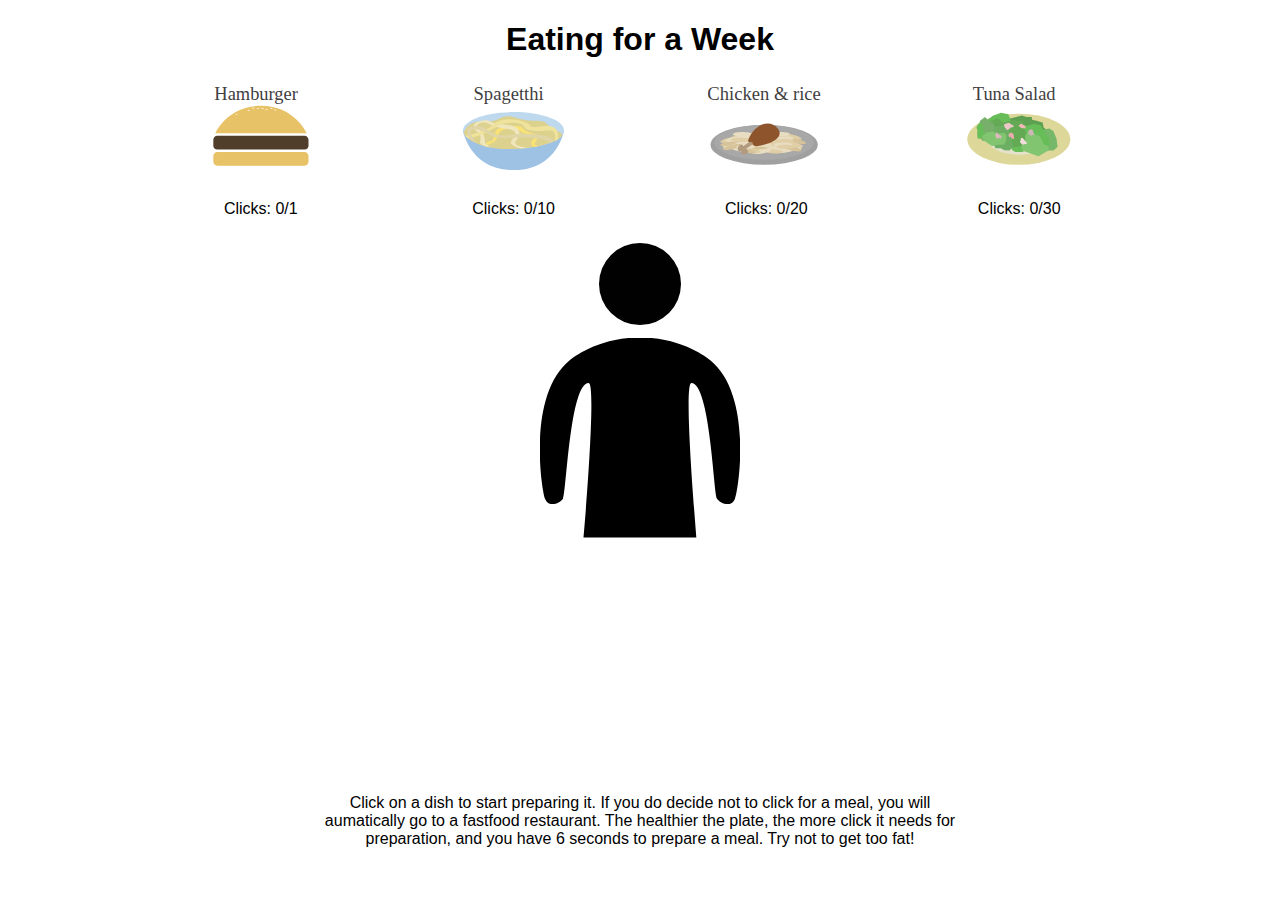
<file: EatingForAWeek/index.html>
<!DOCTYPE html>

<html lang="en">

<head>

  <meta http-equiv="content-type" content="text/html; charset=utf-8">

  <title>Exercice 3</title>

  <link rel="stylesheet" type="text/css" href="css/style.css" />

  <script src="https://ajax.googleapis.com/ajax/libs/jquery/3.2.1/jquery.min.js"></script>
  <script src="js/script.js"></script>

</head>


<body>
<div id="divGame">
  <h1 id="h1Title">Eating for a Week</h1>

<div id="divAllImg">
  <div class="divImg" id="food1">
    <img src="img/badFood1.svg" alt="Bad Food" id="imgBadFood">
    <p class="pClick" id="pClick1">Clicks: 0/1</p>
  </div>

  <div class="divImg"  id="food2">
    <img src="img/okFood1.svg" alt="OK Food" id="imgOkFood">
    <p class="pClick" id="pClick2">Clicks: 0/10</p>
  </div>

  <div class="divImg"  id="food3">
    <img src="img/goodFood1.svg" alt="Good Food" id="imgGoodFood">
    <p class="pClick" id="pClick3">Clicks: 0/20</p>
  </div>

  <div class="divImg"  id="food4">
    <img src="img/greatFood1.svg" alt="Great Food" id="imgGreatFood">
    <p class="pClick" id="pClick4">Clicks: 0/30</p>
  </div>
</div>

  <img src="img/head.svg" alt="your head" id="imgHead">
  <img src="img/body.svg" alt="your body" id="imgBody">

  <p id="pExplications">Click on a dish to start preparing it. If you do decide not to click for a meal, you will aumatically go to a fastfood restaurant. The healthier the plate, the more click it needs for preparation, and you have 6 seconds to prepare a meal. Try not to get too fat!</p>
</div>

</div>


</body>

</html>
</file>
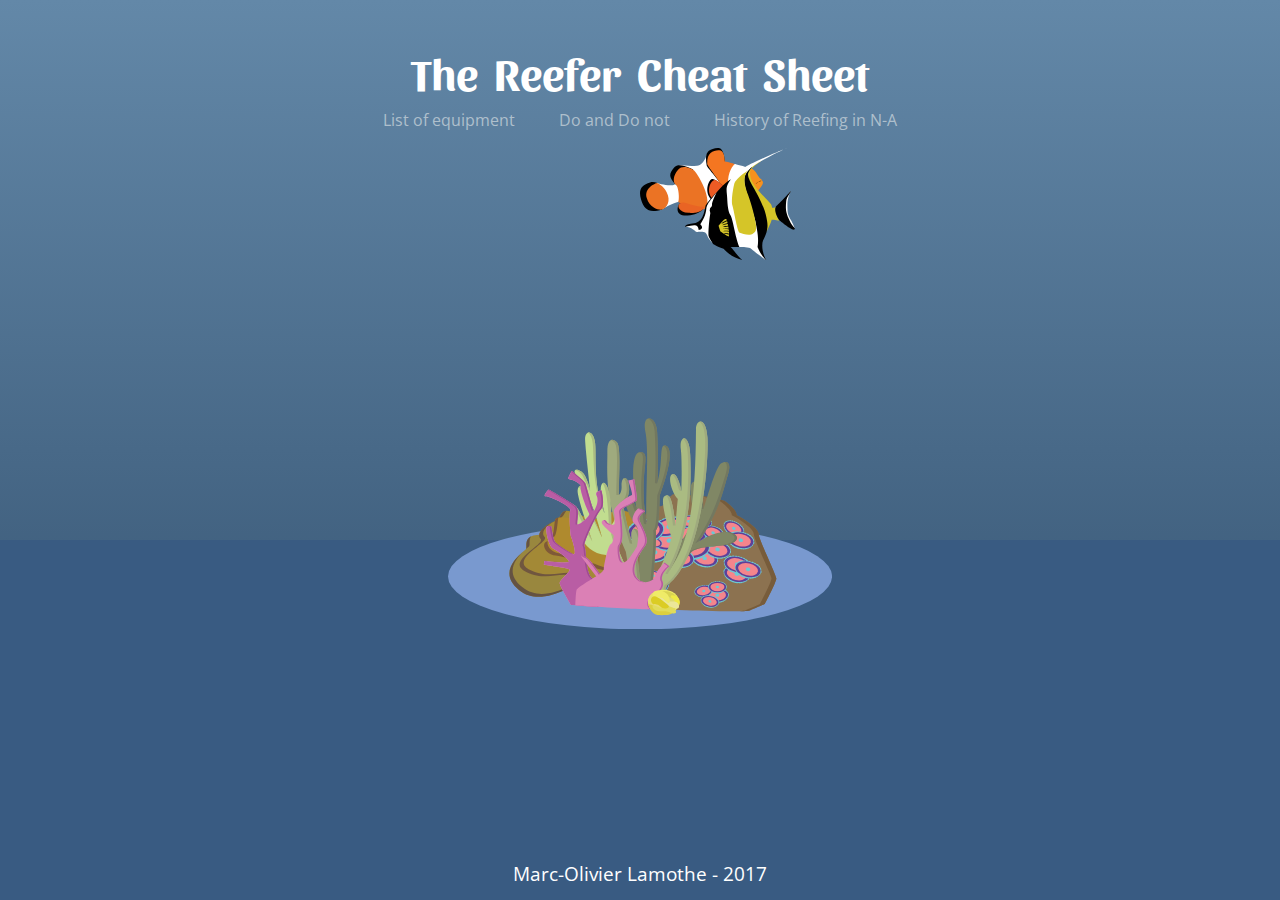
<file: ReeferCheatSheet/index.html>
<!doctype html>

<html lang="en">
<head>
  <meta charset="utf-8">

  <title>The Reefer Cheat Sheet</title>
  <meta name="description" content="The Reefer Cheat Sheet">
  <meta name="author" content="Marc-Olivier Lamothe">
  <meta name="viewport" content="width=device-width, initial-scale=1.0">
  <link rel="stylesheet" href="css/style.css">
  <link href="https://fonts.googleapis.com/css?family=Open+Sans:400,700|Sansita:400,700" rel="stylesheet">
</head>

<body id="bodyindex">

	<div id="wrapper">
		<header id="headerIndex">
		<h1>The Reefer Cheat Sheet</h1>
		
		<a href="page/equipment.html" class="txtMenu">List of equipment</a>
		<a href="page/doanddonot.html" class="txtMenu">Do and Do not</a>
		<a href="page/history.html" class="txtMenu">History of Reefing in N-A</a>
		<a href="#" id="linkMenu" onclick="openNav()"><img src="img/menu.png" alt="icone menu" id="imgMenuAccueil"></a>

		<div id="menuMobile">
			<a href="#" onclick="closeNav()"><img src="img/escapeMenu.png" id="escapeMenu" alt="fermer menu"></a>

			<a href="#" class="aListMenu" id="firstItemMenuMobile" class="itemMenuMobile"><img src="img/home.png" alt="get back to home page"></a>
			<img src="img/lineMenu.png" alt="separation">

			<a href="page/equipment.html" class="aListMenu" class="itemMenuMobile">List of equipment</a>
			<img src="img/lineMenu.png" alt="separation">

			<a href="page/doanddonot.html" class="aListMenu" class="itemMenuMobile">Do and Do not</a>
			<img src="img/lineMenu.png" alt="separation">
			
			<a href="page/history.html" class="aListMenu" class="itemMenuMobile">History of Reefing in N-A</a>
			<img src="img/lineMenu.png" alt="separation">

		</div>
		</header>

		<div id="bubbles_left">
			<img src="img/bubble.svg" class="bubble1 bubble">
			<img src="img/bubble.svg" class="bubble2 bubble">
			<img src="img/bubble.svg" class="bubble3 bubble">
			<img src="img/bubble.svg" class="bubble4 bubble">
			<img src="img/bubble.svg" class="bubble5 bubble">
			<img src="img/bubble.svg" class="bubble6 bubble">
			<img src="img/bubble.svg" class="bubble7 bubble">
			<img src="img/bubble.svg" class="bubble8 bubble">
		</div>

		<div id="corals_mid">
			<img src="img/clownfish.svg" alt="clownfish illustration" id="imgClownfish" />
			<img src="img/corals.svg" alt="corals illustration" id="imgCorals" />
			<img src="img/angelfish.svg" alt="angelfish illustration" id="imgAngelfish" />
		</div>

		<div id="bubbles_right">
			<img src="img/bubble.svg" class="bubble9 bubble">
			<img src="img/bubble.svg" class="bubble10 bubble">
			<img src="img/bubble.svg" class="bubble11 bubble">
			<img src="img/bubble.svg" class="bubble12 bubble">
			<img src="img/bubble.svg" class="bubble13 bubble">
			<img src="img/bubble.svg" class="bubble14 bubble">
			<img src="img/bubble.svg" class="bubble15 bubble">
			<img src="img/bubble.svg" class="bubble16 bubble">
		</div>
		</div>
		<div id="bgBlueGround">
		</div>
		<footer>
			<p>Marc-Olivier Lamothe - 2017</p>
		</footer>










<script>
function openNav() {
    document.getElementById("menuMobile").style.left = "0";
}

function closeNav() {
    document.getElementById("menuMobile").style.left = "-300px";
}
</script>
     






</body>
</html>
</file>
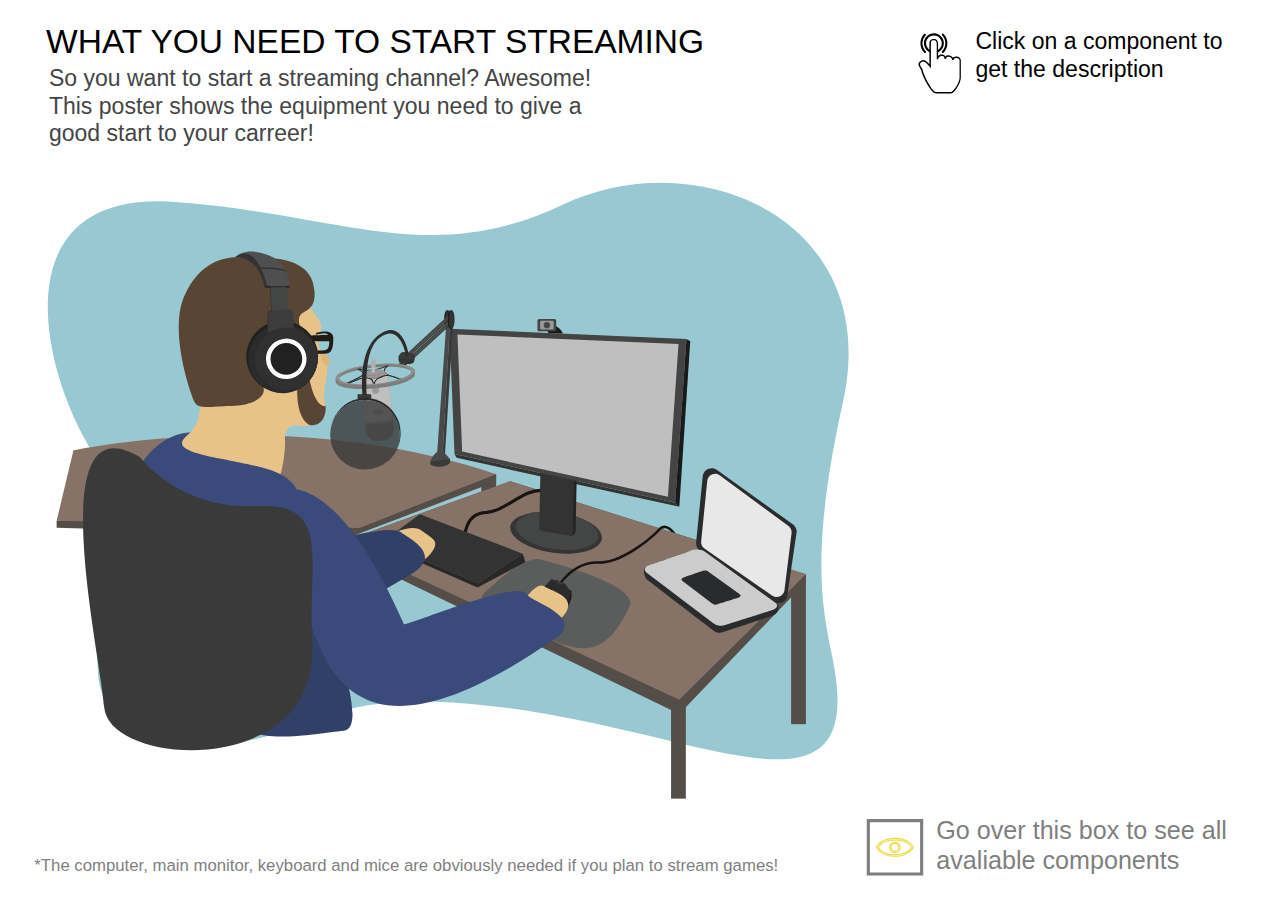
<file: startStreaming/main.html>
<!doctype html>
<script src="http://code.jquery.com/jquery-1.11.0.min.js"></script>
<script>
  $.get('main.svg', function(data) {
    $(document.body).append(data.documentElement);
    init();
  });
  function init() {
	  
	  
	  
		$('#secondmonitor').mouseenter(function() {
			$('#ssecondmonitorglow').show();
		});
	  
	  	$('#secondmonitor').mouseleave(function() {
			$('#ssecondmonitorglow').hide();
		});
	  
	  	$('#secondmonitor').click(function() {
			$('#sXtout').show();
			
			$('#sinfoheadphones').hide();
			$('#sinfomicro').hide();
			$('#sinfowebcam').hide();
			$('#sinfochair').hide();
			
			$('#sinfosecondmonitor').show();
		});
	  
	  
	  
	  
		$('#headphones').mouseenter(function() {
			$('#sheadphonesglow').show();
		});
	  
	  	$('#headphones').mouseleave(function() {
			$('#sheadphonesglow').hide();
		});
	  
	  	$('#headphones').click(function() {
			$('#sXtout').show();
			
			$('#sinfosecondmonitor').hide();
			$('#sinfomicro').hide();
			$('#sinfowebcam').hide();
			$('#sinfochair').hide();
			
			$('#sinfoheadphones').show();
		});
	  
	  
	  
	  
		$('#micro').mouseenter(function() {
			$('#smicroglow_2_').show();
		});
	  
	  	$('#micro').mouseleave(function() {
			$('#smicroglow_2_').hide();
		});
	  
	  	$('#micro').click(function() {
			$('#sXtout').show();
			
			$('#sinfosecondmonitor').hide();
			$('#sinfoheadphones').hide();
			$('#sinfowebcam').hide();
			$('#sinfochair').hide();
			
			$('#sinfomicro').show();
		});
	  
	  
	  
	  
	  
		$('#webcam').mouseenter(function() {
			$('#swebcamglow_2_').show();
		});
	  
	  	$('#webcam').mouseleave(function() {
			$('#swebcamglow_2_').hide();
		});
	  
	  	$('#webcam').click(function() {
			$('#sXtout').show();
			
			
			$('#sinfosecondmonitor').hide();
			$('#sinfoheadphones').hide();
			$('#sinfomicro').hide();
			$('#sinfochair').hide();
			
			$('#sinfowebcam').show();
		});
	  
	  
	  
	  
	  
		$('#chair').mouseenter(function() {
			$('#schairglow_2_').show();
		});
	  
	  	$('#chair').mouseleave(function() {
			$('#schairglow_2_').hide();
		});
	  
	  	$('#chair').click(function() {
			$('#sXtout').show();
			
			$('#sinfosecondmonitor').hide();
			$('#sinfoheadphones').hide();
			$('#sinfomicro').hide();
			$('#sinfowebcam').hide();
			
			$('#sinfochair').show();
		});
	  
	  
	  
	  
	  
	  	$('#sXtout').click(function() {
			$('#sXtout').hide();
			$('#sinfosecondmonitor').hide();
			$('#sinfoheadphones').hide();
			$('#sinfomicro').hide();
			$('#sinfowebcam').hide();
			$('#sinfochair').hide();
			
		});
	  
	  
	  
	  
		$('#sboxallcomponents').mouseenter(function() {
			$('#ssecondmonitorglow').show();
			$('#sheadphonesglow').show();
			$('#smicroglow_2_').show();
			$('#swebcamglow_2_').show();
			$('#schairglow_2_').show();
		});
	  
	  	$('#sboxallcomponents').mouseleave(function() {
			$('#ssecondmonitorglow').hide();
			$('#sheadphonesglow').hide();
			$('#smicroglow_2_').hide();
			$('#swebcamglow_2_').hide();
			$('#schairglow_2_').hide();
		});
	  
	  
	  
	  
	  
	  
	  
	  	
  }
</script>
<style>
	text, tspan{
		font-family: "Gill Sans", "Gill Sans MT", "Myriad Pro", "DejaVu Sans Condensed", Helvetica, Arial, "sans-serif" !important;
		
	}
	.st49{
		font-family: "Gill Sans", "Gill Sans MT", "Myriad Pro", "DejaVu Sans Condensed", Helvetica, Arial, "sans-serif" !important;
	}
	
	svg{
		height: 98vh;
		width: 100%;
	}
	
	body{
		overflow: hidden;
	}
	
</style>
</file>
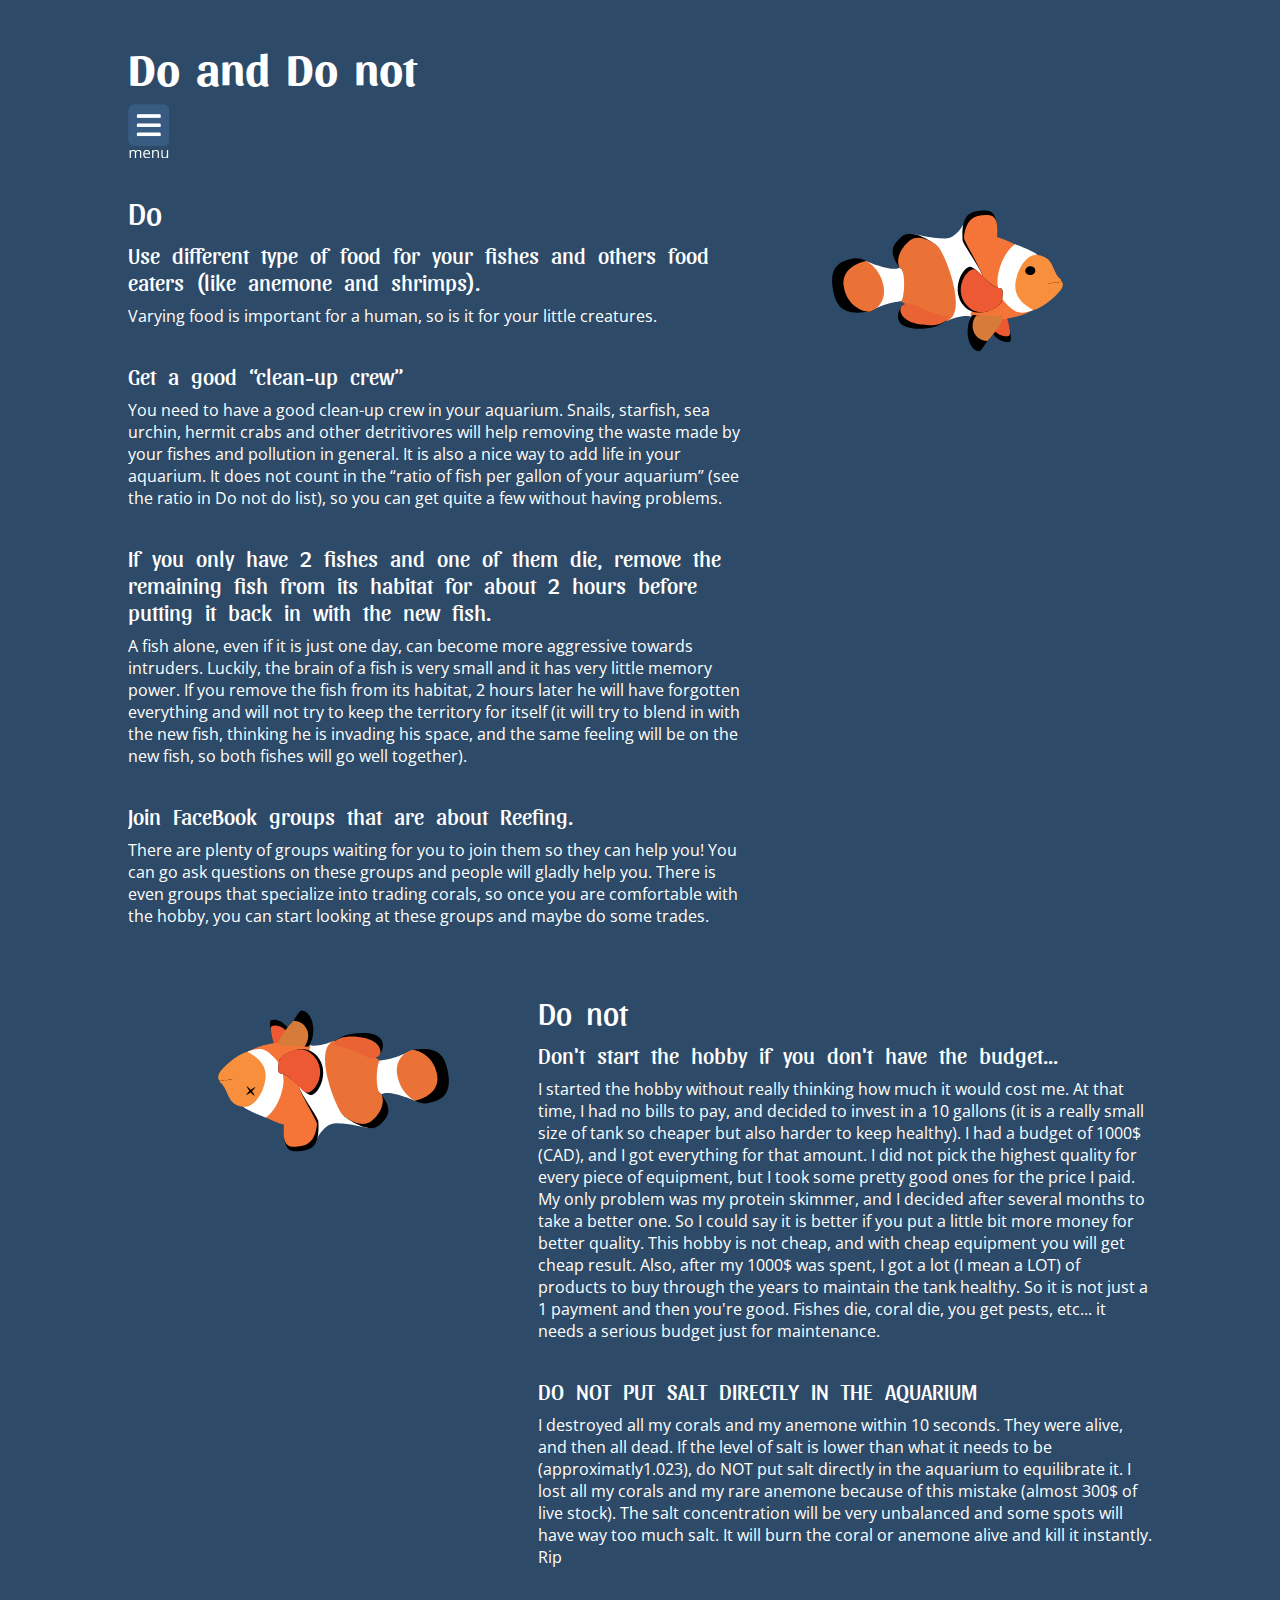
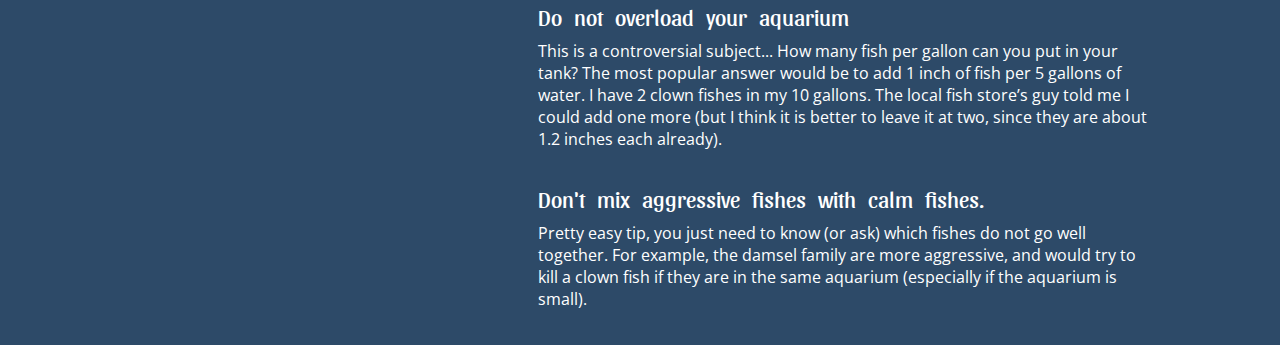
<file: ReeferCheatSheet/page/doanddonot.html>
<!doctype html>

<html lang="en">
<head>
  <meta charset="utf-8">

  <title>The Reefer Cheat Sheet</title>
  <meta name="description" content="The Reefer Cheat Sheet">
  <meta name="author" content="Marc-Olivier Lamothe">
  <meta name="viewport" content="width=device-width, initial-scale=1.0">

  <link rel="stylesheet" href="../css/style.css">
  <link href="https://fonts.googleapis.com/css?family=Open+Sans:400,700|Sansita:400,700" rel="stylesheet">
</head>

<body>
	<div id="wrapperPage">
		<header class="headerPage">
		<h1>Do and Do not</h1>
		<a href="#" id="linkMenuPage" onclick="openNav()"><img src="../img/menu.png" alt="icone menu" id="imgMenuPage"></a>

		<div id="menuMobile">
		<a href="#" onclick="closeNav()"><img src="../img/escapeMenu.png" id="escapeMenu" alt="fermer menu"></a>

			<a href="../index.html" class="aListMenu" id="firstItemMenuMobile" class="itemMenuMobile"><img src="../img/home.png" alt="get back to home page"></a>
			<img src="../img/lineMenu.png" alt="separation">


			<a href="equipment.html" class="aListMenu" class="itemMenuMobile">List of equipment</a>
			<img src="../img/lineMenu.png" alt="separation">

			<a href="#" class="aListMenu" class="itemMenuMobile">Do and Do not</a>
			<img src="../img/lineMenu.png" alt="separation">
			
			<a href="history.html" class="aListMenu" class="itemMenuMobile">History of Reefing in N-A</a>
			<img src="../img/lineMenu.png" alt="separation">

		</div>
		</header>


		<main id="mainDoDoNot">

			<div id="divDo">
				<section id="sDo">
					<h2>Do</h2>

						<h3>Use different type of food for your fishes and others food eaters (like anemone and shrimps). </h3>
						<p>Varying food is important for a human, so is it for your little creatures.</p>

						<h3>Get a good “clean-up crew”</h3>
						<p>You need to have a good clean-up crew in your aquarium. Snails, starfish, sea urchin, hermit crabs and other detritivores will help removing the waste made by your fishes and pollution in general. It is also a nice way to add life in your aquarium. It does not count in the “ratio of fish per gallon of your aquarium” (see the ratio in Do not do list), so you can get quite a few without having problems.</p>

						<h3>If you only have 2 fishes and one of them die, remove the remaining fish from its habitat for about 2 hours before putting it back in with the new fish.</h3>
						<p>A fish alone, even if it is just one day, can become more aggressive towards intruders. Luckily, the brain of a fish is very small and it has very little memory power. If you remove the fish from its habitat, 2 hours later he will have forgotten everything and will not try to keep the territory for itself (it will try to blend in with the new fish, thinking he is invading his space, and the same feeling will be on the new fish, so both fishes will go well together).</p>

						<h3>Join FaceBook groups that are about Reefing.</h3>
						<p>There are plenty of groups waiting for you to join them so they can help you! You can go ask questions on these groups and people will gladly help you. There is even groups that specialize into trading corals, so once you are comfortable with the hobby, you can start looking at these groups and maybe do some trades.</p>

				</section>

			<aside id="asDo">
				<img src="../img/dofish.svg" class="dodonotfish" alt="healthy fish">
			</aside>

			</div>


			<div id="divDoNot">
				<section id="sDoNot">
					<h2>Do not</h2>

						<h3>Don't start the hobby if you don't have the budget...</h3>
						<p>I started the hobby without really thinking how much it would cost me. At that time, I had no bills to pay, and decided to invest in a 10 gallons (it is a really small size of tank so cheaper but also harder to keep healthy). I had a budget of 1000$ (CAD), and I got everything for that amount. I did not pick the highest quality for every piece of equipment, but I took some pretty good ones for the price I paid. My only problem was my protein skimmer, and I decided after several months to take a better one. So I could say it is better if you put a little bit more money for better quality. This hobby is not cheap, and with cheap equipment you will get cheap result. Also, after my 1000$ was spent, I got a lot (I mean a LOT) of products to buy through the years to maintain the tank healthy. So it is not just a 1 payment and then you're good. Fishes die, coral die, you get pests, etc... it needs a serious budget just for maintenance. </p>

						<h3>DO NOT PUT SALT DIRECTLY IN THE AQUARIUM</h3>
						<p>I destroyed all my corals and my anemone within 10 seconds. They were alive, and then all dead. If the level of salt is lower than what it needs to be (approximatly1.023), do NOT put salt directly in the aquarium to equilibrate it. I lost all my corals and my rare anemone because of this mistake (almost 300$ of live stock). The salt concentration will be very unbalanced and some spots will have way too much salt. It will burn the coral or anemone alive and kill it instantly. Rip</p>

						<h3>Do not overload your aquarium</h3>
						<p>This is a controversial subject... How many fish per gallon can you put in your tank? The most popular answer would be to add 1 inch of fish per 5 gallons of water. I have 2 clown fishes in my 10 gallons. The local fish store’s guy told me I could add one more (but I think it is better to leave it at two, since they are about 1.2 inches each already).</p>

						<h3>Don't mix aggressive fishes with calm fishes.</h3>
						<p>Pretty easy tip, you just need to know (or ask) which fishes do not go well together. For example, the damsel family are more aggressive, and would try to kill a clown fish if they are in the same aquarium (especially if the aquarium is small). </p>

				</section>

				<aside id="asDoNot">
					<img src="../img/donotfish.svg" class="dodonotfish" alt="dead fish">
				</aside>
			</div>
		</main>







<script>
function openNav() {
    document.getElementById("menuMobile").style.left = "0";
}

function closeNav() {
    document.getElementById("menuMobile").style.left = "-300px";
}
</script>
     






</body>
</html>
</file>
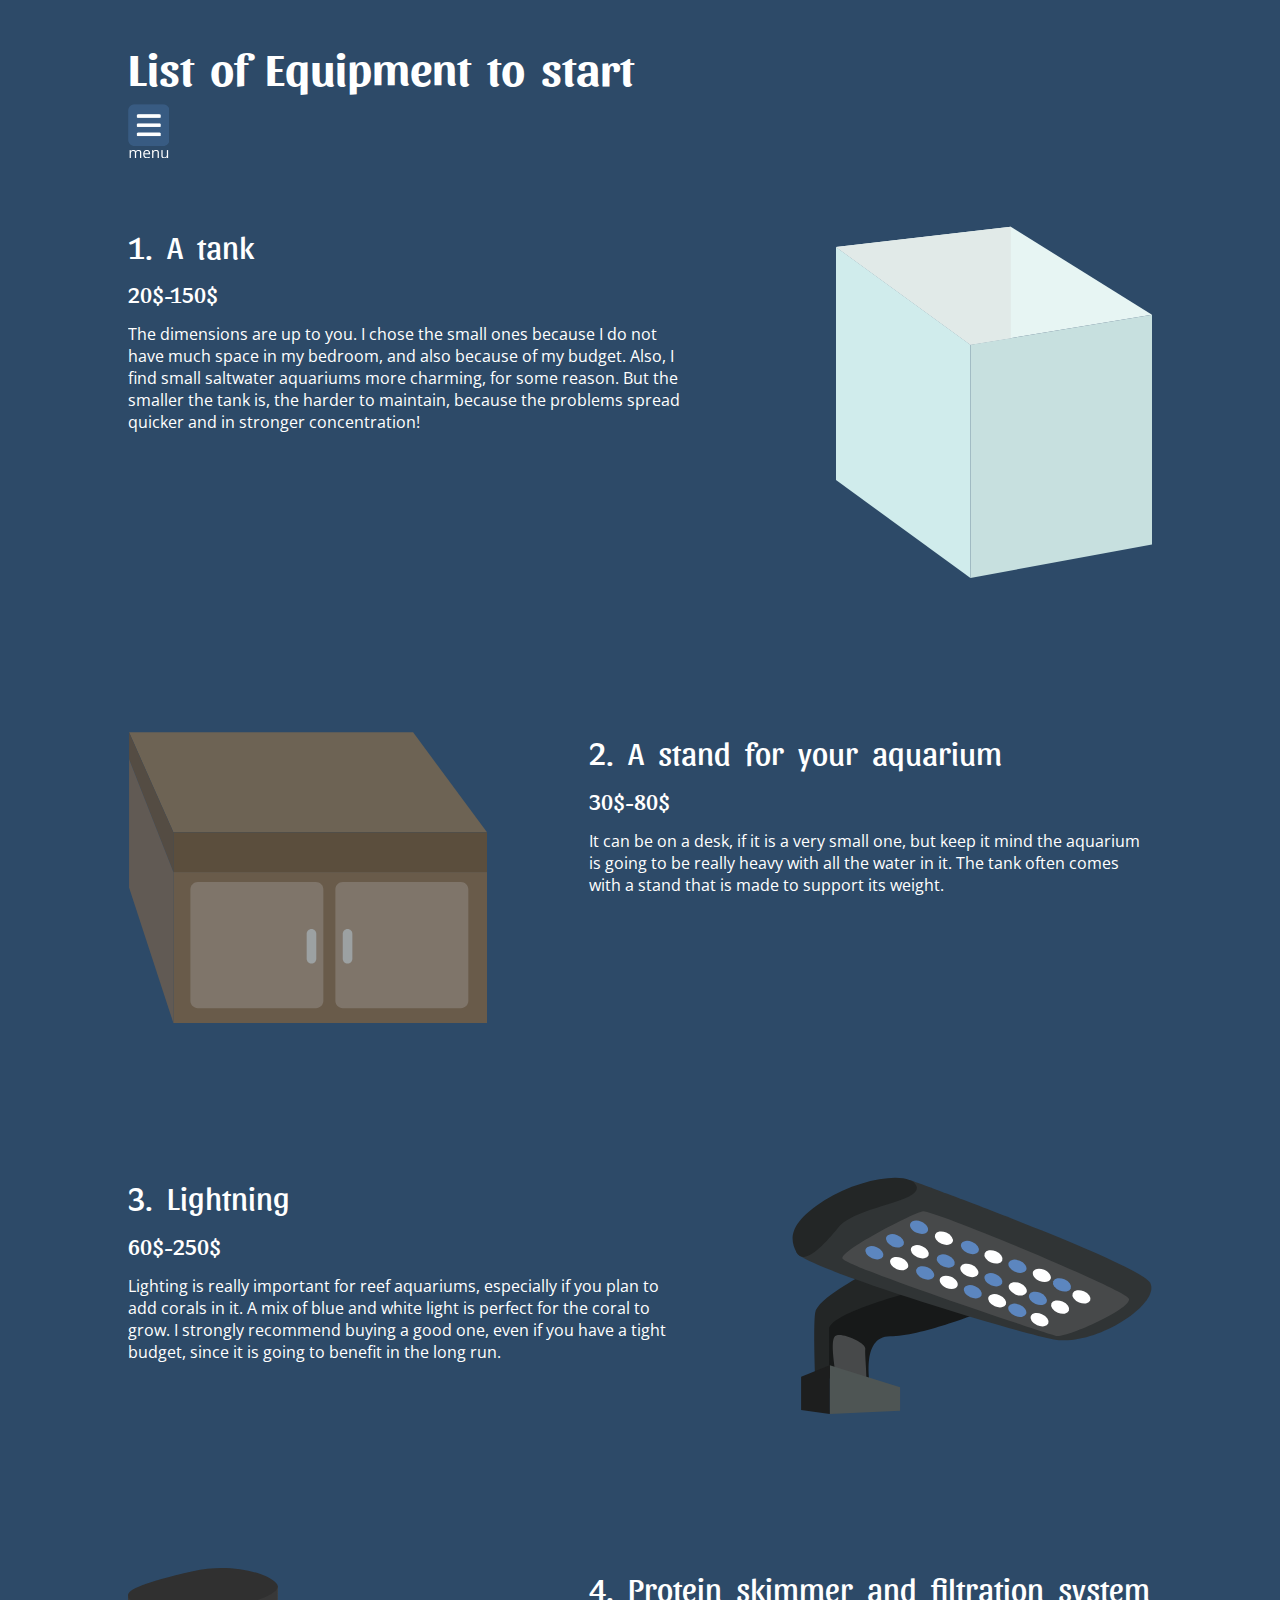
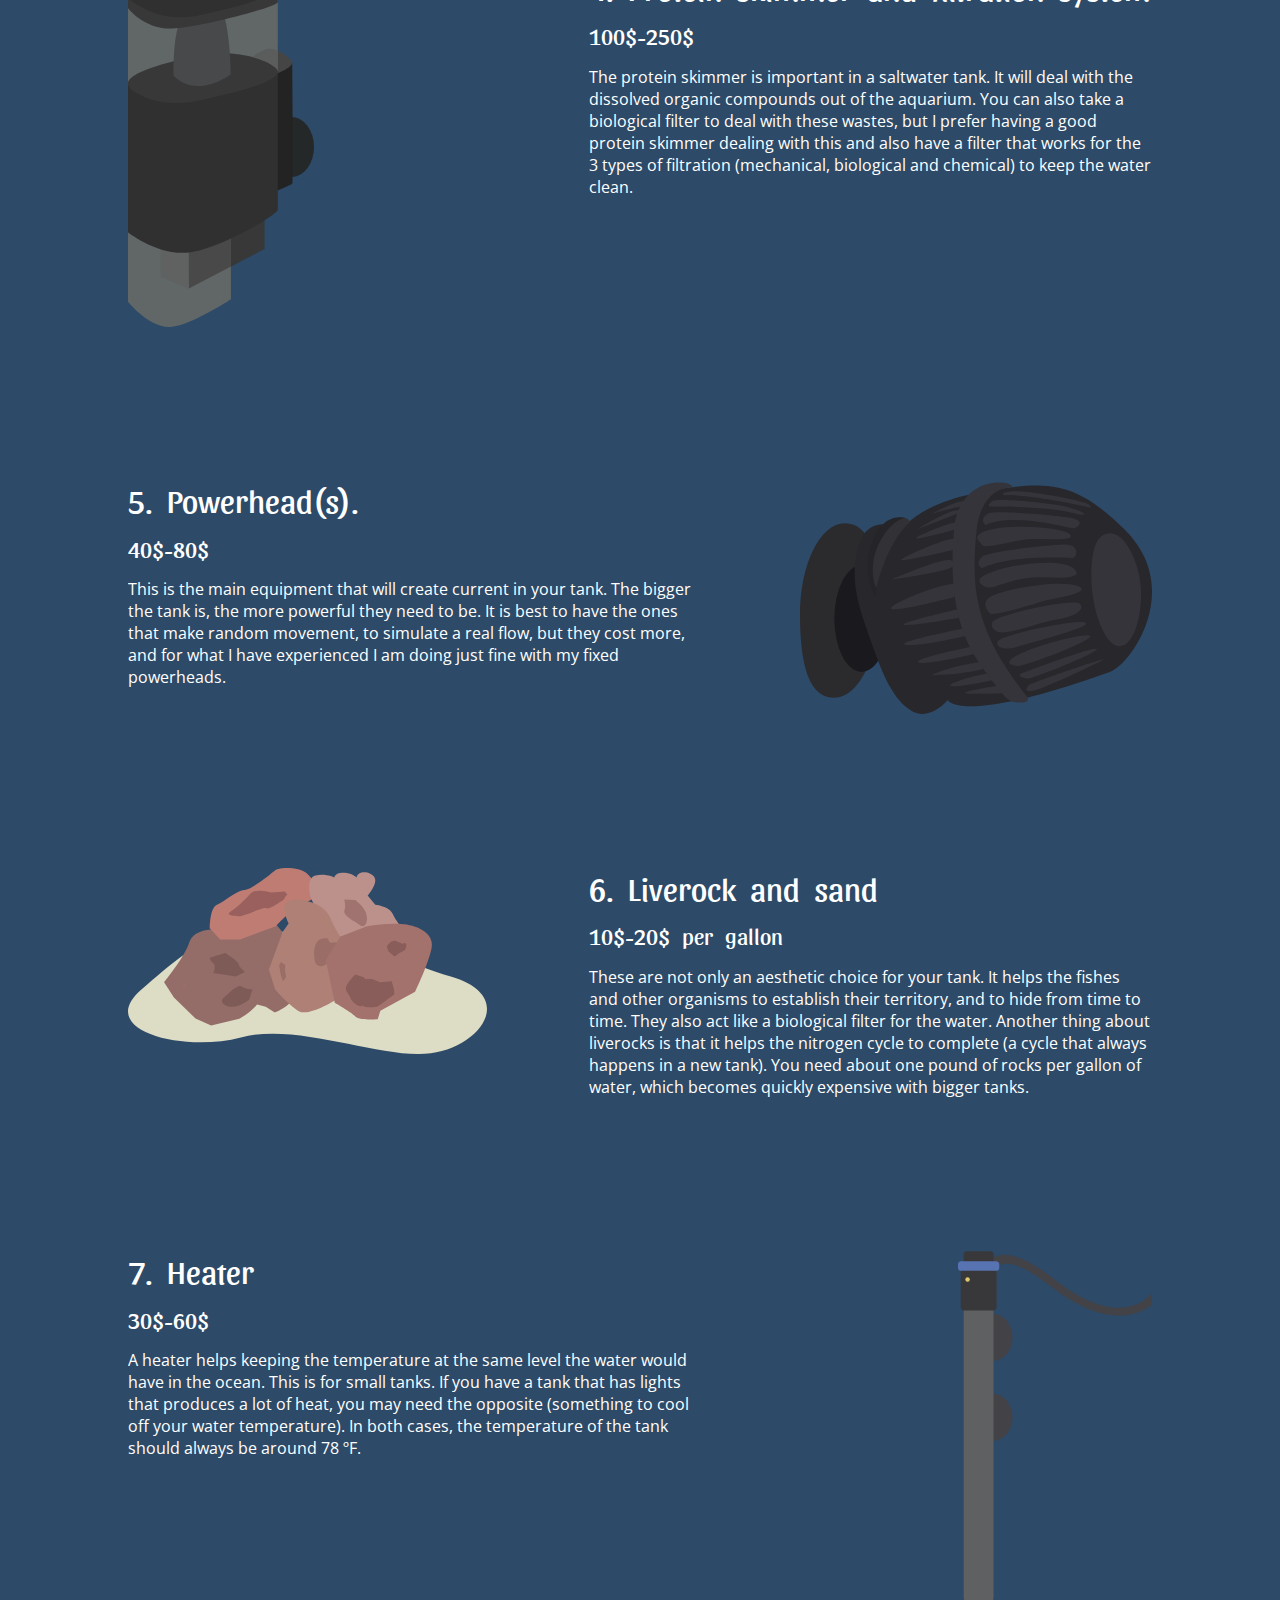
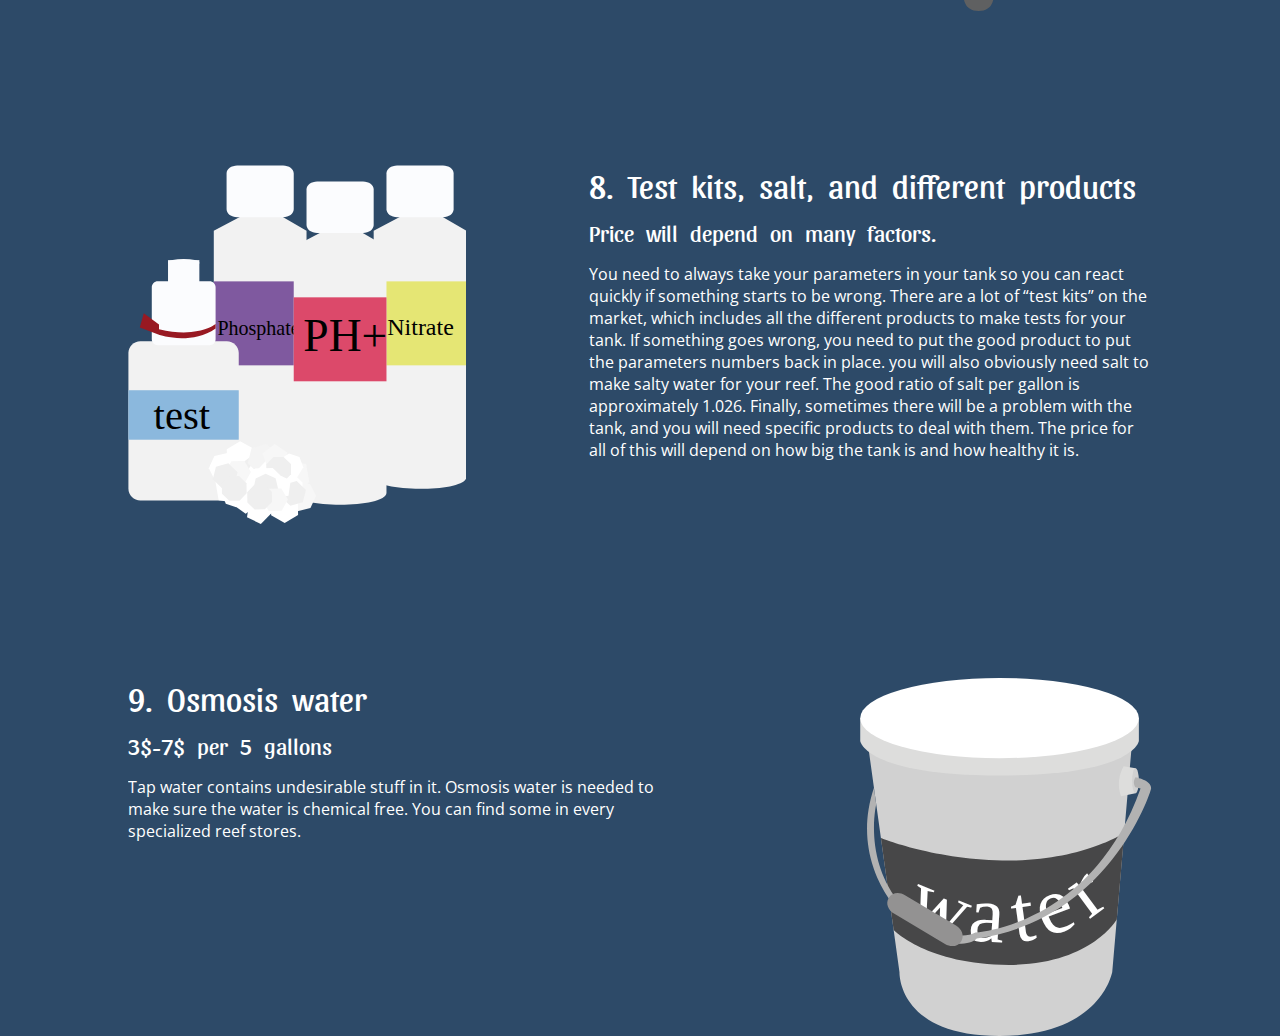
<file: ReeferCheatSheet/page/equipment.html>
<!doctype html>

<html lang="en">
<head>
  <meta charset="utf-8">

  <title>The Reefer Cheat Sheet</title>
  <meta name="description" content="The Reefer Cheat Sheet">
  <meta name="author" content="Marc-Olivier Lamothe">
  <meta name="viewport" content="width=device-width, initial-scale=1.0">

  <link rel="stylesheet" href="../css/style.css">
  <link href="https://fonts.googleapis.com/css?family=Open+Sans:400,700|Sansita:400,700" rel="stylesheet">
</head>

<body>
	<div id="wrapperPage">
		<header class="headerPage">
		<h1>List of Equipment to start</h1>
		<a href="#" id="linkMenuPage" onclick="openNav()"><img src="../img/menu.png" alt="icone menu" id="imgMenuPage"></a>


		<div id="menuMobile">
		<a href="#" onclick="closeNav()"><img src="../img/escapeMenu.png" id="escapeMenu" alt="fermer menu"></a>

			<a href="../index.html" class="aListMenu" id="firstItemMenuMobile" class="itemMenuMobile"><img src="../img/home.png" alt="get back to home page"></a>
			<img src="../img/lineMenu.png" alt="separation">

			<a href="#" class="aListMenu" class="itemMenuMobile">List of equipment</a>
			<img src="../img/lineMenu.png" alt="separation">

			<a href="doanddonot.html" class="aListMenu" class="itemMenuMobile">Do and Do not</a>
			<img src="../img/lineMenu.png" alt="separation">
			
			<a href="history.html" class="aListMenu" class="itemMenuMobile">History of Reefing in N-A</a>
			<img src="../img/lineMenu.png" alt="separation">

		</div>
		</header>


		<main id="mainEquipment">
			<div class="divEquip">
				<img src="../img/equipment1.svg" class="imgRight" alt="tank illustration">
				<div class="equipTextLeft">
					<h2 class="h2Equip">1. A tank</h2>
					<h3 class="h3Equip">20$-150$</h3>
					<p class="pLeft">The dimensions are up to you. I chose the small ones because I do not have much space in my bedroom, and also because of my budget. Also, I find small saltwater aquariums more charming, for some reason. But the smaller the tank is, the harder to maintain, because the problems spread quicker and in stronger concentration!</p>
				</div>
			</div>
			<div class="divEquip">
				<img src="../img/equipment2.svg" class="imgLeft" alt="stand illustration">
				<div class="equipTextRight">
					<h2 class="h2Equip">2. A stand for your aquarium</h2>
					<h3 class="h3Equip">30$-80$</h3>
					<p class="pRight">It can be on a desk, if it is a very small one, but keep it mind the aquarium is going to be really heavy with all the water in it. The tank often comes with a stand that is made to support its weight.</p>
				</div>
			</div>
			<div class="divEquip">
				<img src="../img/equipment3.svg" class="imgRight" alt="light illustration">
				<div class="equipTextLeft">
					<h2 class="h2Equip">3. Lightning</h2>
					<h3 class="h3Equip">60$-250$</h3>
					<p class="pLeft">Lighting is really important for reef aquariums, especially if you plan to add corals in it. A mix of blue and white light is perfect for the coral to grow. I strongly recommend buying a good one, even if you have a tight budget, since it is going to benefit in the long run.</p>
				</div>
			</div>
			<div class="divEquip">
				<img src="../img/equipment4.svg" class="imgLeft" alt="tank illustration">
				<div class="equipTextRight">
					<h2 class="h2Equip">4. Protein skimmer and filtration system</h2>
					<h3 class="h3Equip">100$-250$</h3>
					<p class="pRight">The protein skimmer is important in a saltwater tank. It will deal with the dissolved organic compounds out of the aquarium. You can also take a biological filter to deal with these wastes, but I prefer having a good protein skimmer dealing with this and also have a filter that works for the 3 types of filtration (mechanical, biological and chemical) to keep the water clean.</p>
				</div>
			</div>
			<div class="divEquip">
				<img src="../img/equipment5.svg" class="imgRight" alt="tank illustration">
				<div class="equipTextLeft">
					<h2 class="h2Equip">5. Powerhead(s). </h2>
					<h3 class="h3Equip">40$-80$</h3>
					<p class="pLeft">This is the main equipment that will create current in your tank. The bigger the tank is, the more powerful they need to be. It is best to have the ones that make random movement, to simulate a real flow, but they cost more, and for what I have experienced I am doing just fine with my fixed powerheads.</p>
				</div>
			</div>
			<div class="divEquip">
				<img src="../img/equipment6.svg" class="imgLeft" alt="tank illustration">
				<div class="equipTextRight">
					<h2 class="h2Equip">6. Liverock and sand</h2>
					<h3 class="h3Equip">10$-20$ per gallon</h3>
					<p class="pRight">These are not only an aesthetic choice for your tank. It helps the fishes and other organisms to establish their territory, and to hide from time to time. They also act like a biological filter for the water. Another thing about liverocks is that it helps the nitrogen cycle to complete (a cycle that always happens in a new tank). You need about one pound of rocks per gallon of water, which becomes quickly expensive with bigger tanks.</p>
				</div>
			</div>
			<div class="divEquip">
				<img src="../img/equipment7.svg" class="imgRight" alt="tank illustration">
				<div class="equipTextLeft">
					<h2 class="h2Equip">7. Heater</h2>
					<h3 class="h3Equip">30$-60$</h3>
					<p class="pLeft">A heater helps keeping the temperature at the same level the water would have in the ocean. This is for small tanks. If you have a tank that has lights that produces a lot of heat, you may need the opposite (something to cool off your water temperature). In both cases, the temperature of the tank should always be around 78 ºF.</p>
				</div>
			</div>
			<div class="divEquip">
				<img src="../img/equipment8.svg" class="imgLeft" alt="tank illustration">
				<div class="equipTextRight">
					<h2 class="h2Equip">8. Test kits, salt, and different products</h2>
					<h3 class="h3Equip">Price will depend on many factors.</h3>
					<p class="pRight">You need to always take your parameters in your tank so you can react quickly if something starts to be wrong. There are a lot of  “test kits” on the market, which includes all the different products to make tests for your tank. If something goes wrong, you need to put the good product to put the parameters numbers back in place. you will also obviously need salt to make salty water for your reef. The good ratio of salt per gallon is approximately 1.026. Finally, sometimes there will be a problem with the tank, and you will need specific products to deal with them. The price for all of this will depend on how big the tank is and how healthy it is.</p>
				</div>
			</div>
			<div class="divEquip">
				<img src="../img/equipment9.svg" class="imgRight" alt="tank illustration">
				<div class="equipTextLeft">
					<h2 class="h2Equip">9. Osmosis water</h2>
					<h3 class="h3Equip">3$-7$ per 5 gallons</h3>
					<p class="pLeft">Tap water contains undesirable stuff in it. Osmosis water is needed to make sure the water is chemical free. You can find some in every specialized reef stores. </p>
				</div>
			</div>
		</main>







<script>
function openNav() {
    document.getElementById("menuMobile").style.left = "0";
}

function closeNav() {
    document.getElementById("menuMobile").style.left = "-300px";
}
</script>
     






</body>
</html>
</file>
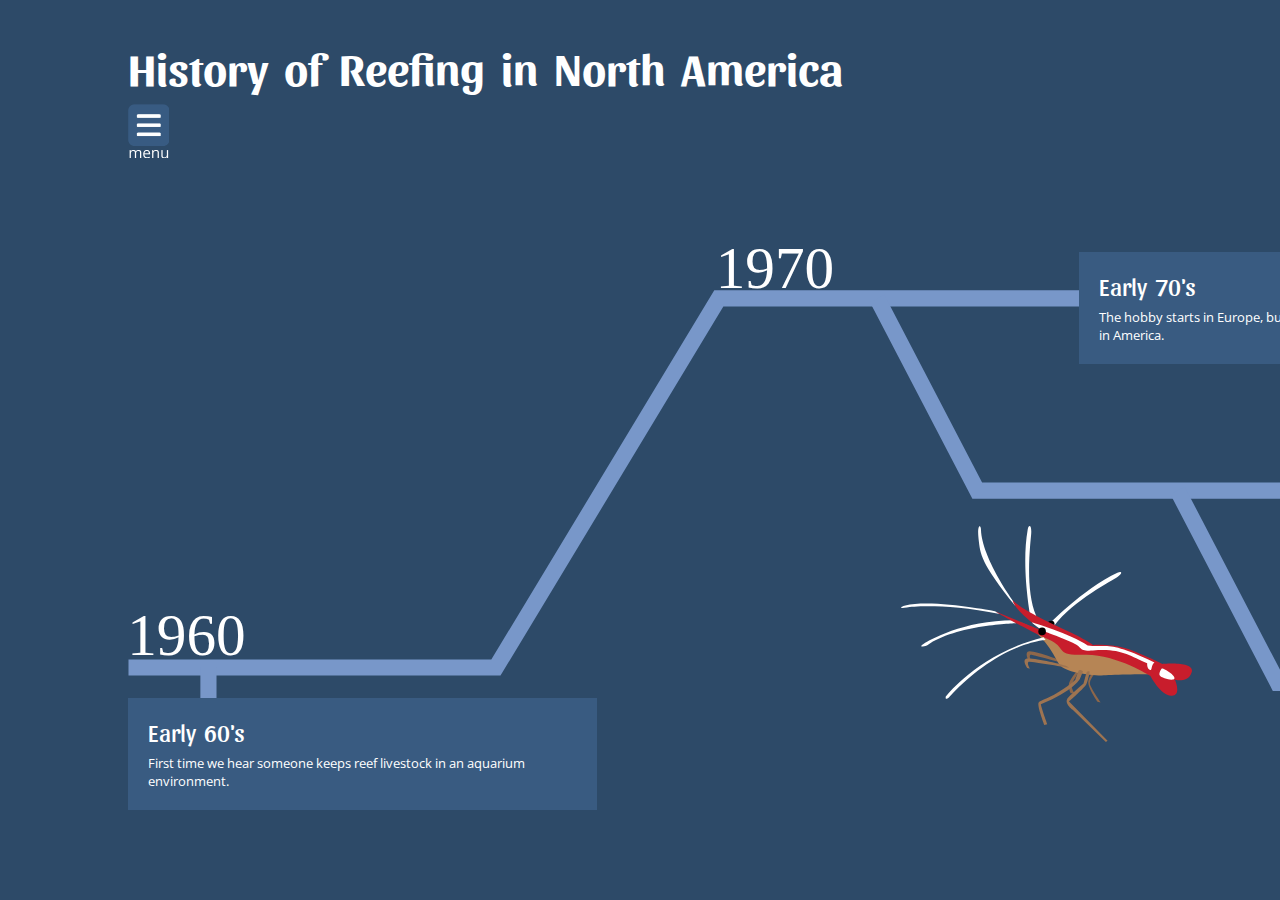
<file: ReeferCheatSheet/page/history.html>
<!doctype html>

<html lang="en">
<head>
  <meta charset="utf-8">

  <title>The Reefer Cheat Sheet</title>
  <meta name="description" content="The Reefer Cheat Sheet">
  <meta name="author" content="Marc-Olivier Lamothe">
  <meta name="viewport" content="width=device-width, initial-scale=1.0">

  <link rel="stylesheet" href="../css/style.css">
  <link href="https://fonts.googleapis.com/css?family=Open+Sans:400,700|Sansita:400,700" rel="stylesheet">
</head>

<body>
	<div id="wrapperHistory">
		<header class="headerPage">
		<h1>History of Reefing in North America</h1>
		<a href="#" id="linkMenuPage" onclick="openNav()"><img src="../img/menu.png" alt="icone menu" id="imgMenuPage"></a>

		<div id="menuMobile">
		<a href="#" onclick="closeNav()"><img src="../img/escapeMenu.png" id="escapeMenu" alt="fermer menu"></a>

			<a href="../index.html" class="aListMenu" id="firstItemMenuMobile" class="itemMenuMobile"><img src="../img/home.png" alt="get back to home page"></a>
			<img src="../img/lineMenu.png" alt="separation">

			<a href="equipment.html" class="aListMenu" class="itemMenuMobile">List of equipment</a>
			<img src="../img/lineMenu.png" alt="separation">

			<a href="doanddonot.html" class="aListMenu" class="itemMenuMobile">Do and Do not</a>
			<img src="../img/lineMenu.png" alt="separation">
			
			<a href="#" class="aListMenu" class="itemMenuMobile">History of Reefing in N-A</a>
			<img src="../img/lineMenu.png" alt="separation">

		</div>

		</header>
		
		<section id="sHistory">
			<img src="../img/history_reef.svg" alt="timeline of the history of reef in North America" id="timeline_img" />

			<img src="../img/shrimp.svg" id="imghistory1" class="imghistory" alt="shrimp">
			<img src="../img/starfish.svg" id="imghistory2" class="imghistory" alt="star fish">
			<img src="../img/bluetang.svg" id="imghistory3" class="imghistory" alt="blue tang">
			<img src="../img/jellyfish.svg" id="imghistory4" class="imghistory" alt="jelly fish">
			<img src="../img/seaurchin.svg" id="imghistory5" class="imghistory" alt="sea urchin">
			<img src="../img/yellowcoral.svg" id="imghistory6" class="imghistory" alt="yellowcoral">

			<article id="article1">
				<h2>Early 60's</h2>
				<p>First time we hear someone keeps reef livestock in an aquarium environment.</p>
			</article>


			<article id="article2">
				<h2>Early 70's</h2>
				<p>The hobby starts in Europe, but it is not yet here in America.</p>
			</article>


			<article id="article3">
				<h2>1978</h2>
				<p>the first magazine about the hobby in North America is published.</p>
			</article>


			<article id="article4">
				<h2>Mid 80's</h2>
				<p>The hobby is well developed in Europe. Germany is a leader in term of technologies for reef aquariums, but these technologies and the knowledge does not make its way to North America yet.</p>
			</article>


			<article id="article5">
				<h2>Late 80's</h2>
				<p>The hobby starts to be more developed. This period brings Protein Skimmer in North America, an important piece of equipment to keep the aquarium clean. The biggest problem at this time was the lighting.</p>
			</article>


			<article id="article6">
				<h2>1989</h2>
				<p>In 1989, Alf Nilsen writes a series of texts for North America about reef keeping. His texts explain a lot of stuff; stuff that was totally unknown by the lobbyists, or stuff that confirms certain things people were already doing.</p>
			</article>


			<article id="article7">
				<h2>1992</h2>
				<p>People want to ban the hobby, because the corals are taken from the ocean and die quickly in the aquariums. We also learn that we can “frag” corals, meaning we can split a big coral into smaller corals. A series of books also explain how to keep corals healthy.</p>
			</article>


			<article id="article8">
				<h2>Mid 90's</h2>
				<p>People learn it is possible to have fishes in a reef tank. Before that, people were afraid that putting multiple fishes in the tank would make too much waste and poison the water, killing the corals.</p>
			</article>


			<article id="article9">
				<h2>1996</h2>
				<p>Super Glue arrives. It makes the process of fragging corals way easier than the old technique (with rubber bands), and also better aesthetically.</p>
			</article>


			<article id="article10">
				<h2>Also 1996</h2>
				<p>Blue light arrives. It helps for the coral to grow, but we also learns that we can feed the corals. This is a big revelation, because now we can get a small piece of coral and make it really big in not much time (with feeding and good lighting).</p>
			</article>


			<article id="article11">
				<h2>Early 2000's</h2>
				<p>
					<ul>
						<li id="firstLiHistory">Internet starts to be useful for hobbyists all around the world. There is not a lot of information although, but it is expanding fast.</li>

     					<li>There is a new type of tank in the hobby: the  nano tank. Instead of trying to get an aquarium as huge as possible, people ask themselves if they could have small tanks. But they see pretty quickly that the small tanks are harder to maintain healthy, because the parameters changes faster if there is a problem.</li>
     				</ul>
     			</p>
			</article>


			<article id="article12">
				<h2>2002</h2>
				<p>A company start aqua culturing in a big scale for corals in the US. This means they grow corals in farms instead of taking them from the reefs. Also, the European equipment arrives in North-America. </p>
			</article>


			<article id="article13">
				<h2>2003</h2>
				<p>Countries that has corals reefs like Indonesia start growing corals and export it in Europe and North-America. We know we can make a big colony of corals with just a small piece, so people are willing to pay for small fragment of coral. Internet also brings a way to buy corals online, so the companies can be anywhere in the world and sell their goods to Europe and North-America.</p>
			</article>


			<article id="article14">
				<h2>2004</h2>
				<p>It was hard to keep corals alive since this period, because of the lack of equipment and knowledge. But now that we can maintain parameters right, the corals live longer, and it brings something new: pests. It is another challenge that will take several years before the main ones are documented with some solutions for the biggest problems.</p>
			</article>


			<article id="article15">
				<h2>2015</h2>
				<p>2015 is the year I joined the hobby. 2 years later, I had some problems with my tank, but it is still running and I do everything I can to make it a nice environment for my fishes, my shrimp, my snails, my starfishes and my sea urchin.</p>
			</article>



		</section>
		<span></span>
		</div>



<script>
function openNav() {
    document.getElementById("menuMobile").style.left = "0";
}

function closeNav() {
    document.getElementById("menuMobile").style.left = "-300px";
}
</script>


</body>
</html>
</file>
<file: EatingForAWeek/css/style.css>
body{
	text-align:center;
	font-family: Roboto, Helvetica, sans-serif;
}


h1{

}

#divAllImg{
	width: 100%;
	padding:0 10%;
	margin: auto;
	box-sizing: border-box;
	overflow: auto;
	display:flex;
	flex-direction: row;
}

.divImg{
	width: 23%;
	margin: 0 1%;
}

.divImg img{
	max-width: 50%;
}

.pClick{
	margin: 0;
}

#imgHead{
	display: block;
	margin: 2% auto 1%;
}

#imgBody{

}

#pExplications{
	position: absolute;
	left: 50%;
	bottom: 4%;
	transform: translate(-50%, 0);
}
</file>
<file: ReeferCheatSheet/css/style.css>
@import url('https://fonts.googleapis.com/css?family=Open+Sans:400,700|Sansita:400,700');


/* reset */
*{
	margin:0;
	padding:0;
	box-sizing: border-box;
}

body{
	background-color: #2D4A68;
}

#bodyindex{
	background: linear-gradient(#6388A8, #2D4A68);
}

body, html{
	height:100%;
}

footer{
	z-index:200;
	text-align:center;
	color:white;
	font-family: 'Open Sans', sans-serif;
	font-weight: 400;
	font-size:1.2em;
	background-color: #395B82;
	margin-top:-40px;
}

h1{
	color:white;
	font-family: 'Sansita', sans-serif;
	font-weight:700;
	font-size:2.8em;
	padding-bottom:10px;
	word-spacing: 8px;
}

h2{
	color:white;
	font-family: 'Sansita', sans-serif;
	font-weight:400;
	font-size:2em;
	word-spacing: 8px;
	padding-bottom:10px;
}

h3{
	color:white;
	font-family: 'Sansita', sans-serif;
	font-weight:400;
	font-size:1.4em;
	word-spacing: 8px;
	padding-bottom:5px;

}

header{
	cursor: default;
	z-index: 999;
}


#imgMenuAccueil{
	display:none;
	position:relative;
	z-index:999;
}

header .txtMenu{
	color: #AEBFCC;
	font-family: 'Open Sans', sans-serif;
	font-weight: 400;
	font-size: 1em;
	text-decoration: none;
}

header .txtMenu:hover{
	-webkit-transition: color 500ms ease;
	-moz-transition: color 500ms ease;
	-ms-transition: color 500ms ease;
	-o-transition: color 500ms ease;
	transition: color 500ms ease;
	color: white;
}

header .txtMenu:active{
	-webkit-transition: color 0ms ease;
	-moz-transition: color 0ms ease;
	-ms-transition: color 0ms ease;
	-o-transition: color 0ms ease;
	transition: color 0ms ease;
	color:#3E5C75;
}

p, li{
	font-family: 'Open Sans', sans-serif;
}

nav{
	margin:auto;
}

/* ID */

/* INDEX PAGE */

#headerIndex{
	text-align: center;
	height:12%;
}

#headerIndex a{
	padding:10px;
	margin:10px;
}

#wrapper{
	max-width: 1920px;
	height:100%;
	padding-top:45px;
	margin:auto;
	overflow:hidden;
	z-index:1;
}

#linkMenu{
	display:none;
	overflow:auto;
}

#menuMobile{
	z-index: 1000;
	width:300px;
	height:100%;
	position:absolute;
	left:0;
	top:0;
	text-align:center;
	background-color: #395B82;
	border: 3px solid white;
	position: absolute;
	left:-300px;
	-webkit-transition: left 0.3s; /* Safari */
    transition: left 0.3s;
}



.aListMenu{
	color:white;
	text-decoration: none;
	font-family: 'Open Sans', sans-serif;
	font-size: 0.9em;
	padding: 30px;
	margin: 0 30px;
	display:block;
}

#escapeMenu{
	float:left;
	margin-left:20px;
	margin-top: 20px;
	zoom:85%;
}

#firstItemMenuMobile{
	clear:both;
	zoom:40%;
	margin-top:100px !important;
}


#corals_mid{
	width:60%;
	float:left;
	height:88%;
	text-align: center;
	position:relative;
	z-index: -1;
}
#imgCorals{
	max-width:85%;
	max-height:85%;
	position:absolute;
	top:50%;
	left:50%;
	transform: translate(-50%, -50%);
	z-index: 11;
}

#imgClownfish{
	max-width: 16%;
	position: absolute;
	z-index: 10;
}

#imgAngelfish{
	max-width: 26%;
	position: absolute;
	z-index: 12;
}



/* ANIMATION CLOWNFISH */
#imgClownfish{
	-webkit-animation-name: clownfish_move;
	-webkit-animation-duration: 5.1s;
	-webkit-animation-iteration-count: infinite;
	animation-name: clownfish_move;
	animation-duration: 5.1s;
	animation-iteration-count: infinite;
}


@-webkit-keyframes clownfish_move{
  from {
	  right:65%;
	  top: 28%;
	  -moz-transform: scaleX(1);
    -o-transform: scaleX(1);
    -webkit-transform: scaleX(1);
    transform: scaleX(1);
  }
	20%{
		top:30%;
	}
	35%{
		top:28%;
	}
	
	47%{
	  -moz-transform: scaleX(1);
      -o-transform: scaleX(1);
      -webkit-transform: scaleX(1);
      transform: scaleX(1);
	}
	
  50% {
	  right: 35%;
	  -moz-transform: scaleX(-1);
      -o-transform: scaleX(-1);
      -webkit-transform: scaleX(-1);
      transform: scaleX(-1);
  }
	70%{
		top:30%;
	}
	97%{
	  -moz-transform: scaleX(-1);
      -o-transform: scaleX(-1);
      -webkit-transform: scaleX(-1);
      transform: scaleX(-1);
	}
  to {
	  right:65%;
	  top:28%;
	-moz-transform: scaleX(1);
    -o-transform: scaleX(1);
    -webkit-transform: scaleX(1);
    transform: scaleX(1);
  }
}


/* ANIMATION ANGELFISH */

#imgAngelfish{
	-webkit-animation-name: angelfish_move;
	-webkit-animation-duration: 6.3s;
	-webkit-animation-iteration-count: infinite;
	animation-name: angelfish_move;
	animation-duration: 6.3s;
	animation-iteration-count: infinite;
}


@-webkit-keyframes angelfish_move{
  from {
	  right:10%;
	  top: 40%;
	  -moz-transform: scaleX(1);
    -o-transform: scaleX(1);
    -webkit-transform: scaleX(1);
    transform: scaleX(1);
  }
	20%{
		top:38%;
	}
	35%{
		top:40%;
	}
	
	47%{
	  -moz-transform: scaleX(1);
      -o-transform: scaleX(1);
      -webkit-transform: scaleX(1);
      transform: scaleX(1);
	}
	
  50% {
	  right: 40%;
	  -moz-transform: scaleX(-1);
      -o-transform: scaleX(-1);
      -webkit-transform: scaleX(-1);
      transform: scaleX(-1);
  }
	70%{
		top:38%;
	}
	97%{
	  -moz-transform: scaleX(-1);
      -o-transform: scaleX(-1);
      -webkit-transform: scaleX(-1);
      transform: scaleX(-1);
	}
  to {
	  right:10%;
	  top:40%;
	-moz-transform: scaleX(1);
    -o-transform: scaleX(1);
    -webkit-transform: scaleX(1);
    transform: scaleX(1);
  }
}


/* BUBBLES */

#bubbles_left{
	width:15%;
	margin-left:5%;
	float:left;
	text-align:center;
	height:84%;
	z-index: 14;
	position: relative;
}

#bubbles_right{
	width:15%;
	float:left;
	margin-right:5%;
	text-align:center;
	height:84%;
	z-index: 15;
	position: relative;
}



.bubble{
	position: absolute;
	display: block;
	-webkit-animation-name: bubbleFloat;
	-webkit-animation-duration: 5s;
	-webkit-animation-iteration-count: infinite;
	animation-name: bubbleFloat;
	animation-duration: 5s;
	animation-iteration-count: infinite;
}

/* BUBBLES LEFT */

.bubble1{
	width: 30px;
	height: 30px;
	left:80%;
	animation-delay: 2.5s;
	opacity:0;
}
.bubble2{
	width: 50px;
	height: 50px;
	left:5%;
	opacity:0;
}

.bubble3{
	width: 45px;
	height: 45px;
	left:25%;
	animation-delay: -2.5s;
	opacity:0;
}

.bubble4{
	width: 60px;
	height: 60px;
	left:0;
	animation-delay: 3.5s;
	opacity:0;
}


.bubble5{
	width: 30px;
	height: 30px;
	left:60%;
	animation-delay: 5.5s;
	opacity:0;
}
.bubble6{
	width: 25px;
	height: 25px;
	left:0;
	animation-delay: -0.8s;
	opacity:0;
}

.bubble7{
	width: 65px;
	height: 65px;
	left:80%;
	animation-delay: 6s;
	opacity:0;
}

.bubble8{
	width: 55px;
	height: 55px;
	left:40%;
	animation-delay: -4s;
	opacity:0;
}

/* BUBBLES RIGHT */

.bubble9{
	width: 30px;
	height: 30px;
	right:50%;
	animation-delay: -1.9s;
	opacity:0;
}

.bubble10{
	width: 60px;
	height: 60px;
	right:85%;
	opacity:0;
}

.bubble11{
	width: 30px;
	height: 30px;
	right:15%;
	animation-delay: -2.5s;
	opacity:0;
}

.bubble12{
	width: 50px;
	height: 50px;
	right:60%;
	animation-delay: 3.5s;
	opacity:0;
}


.bubble13{
	width: 20px;
	height: 20px;
	right:40%;
	animation-delay: 7s;
	opacity:0;
}
.bubble14{
	width: 45px;
	height: 45px;
	right:20%;
	animation-delay: -1s;
	opacity:0;
}

.bubble15{
	width: 65px;
	height: 65px;
	right:30%;
	animation-delay: -2.4s;
	opacity:0;
}

.bubble16{
	width: 55px;
	height: 55px;
	right:40%;
	animation-delay: 6s;
	opacity:0;
}






@-webkit-keyframes bubbleFloat{
  from {
    bottom: 110px; -webkit-transform: scale(.3); opacity: 0; -webkit-animation-timing-function: ease-in-out;
  }
  1% {
    bottom: 110px; -webkit-transform: scale(.3); opacity: 0; -webkit-animation-timing-function: ease-in-out;
  }
  30% {
    -webkit-transform: scale(.8); opacity: 1; -webkit-animation-timing-function: ease-in-out;
  }
  95% {
    bottom: 545px; -webkit-transform: scale(.3); opacity: 1; -webkit-animation-timing-function: ease-in-out;
  }
  99% {
  bottom: 550px; -webkit-transform: scale(3); opacity: 0; -webkit-animation-timing-function: ease-in-out;
  }
  to {
    bottom: 110px; -webkit-transform: scale(.9); opacity: 0; -webkit-animation-timing-function: ease-in-out;
  }
}


#bgBlueGround{
	height:40%;
	width: 100%;
	z-index:-2;
	position: absolute;
	bottom:0;
	background-color: #395B82;
}






/* PAGE HISTORY */

#wrapperHistory{
    overflow-y: hidden;
}

.headerPage{
	z-index:50;
	height: 10%;
	margin-left:40px;
	margin-top: 40px;
}


#iconeMenu{
	zoom:65%;
}

#sHistory{
	height: 80%;
	position: absolute;
	top:20%;
	left:0;
	padding: 50px 10%;
	z-index:-1;
}

#timeline_img{
	height:100%;
	z-index:-1;
}

.imghistory{
	z-index:-2;
	position:absolute;
}


#imghistory1{
	zoom:50%;
	top:48%;
	left:9.6%;
	-webkit-animation-name: imghistory1move;
	-webkit-animation-duration: 7s;
	-webkit-animation-iteration-count: infinite;
	animation-name: imghistory1move;
	animation-duration: 7s;
	animation-iteration-count: infinite;
}


@-webkit-keyframes imghistory1move{
  from {
	  left:9.6%;
	  top: 48%;
	  -moz-transform: scaleX(1);
    -o-transform: scaleX(1);
    -webkit-transform: scaleX(1);
    transform: scaleX(1);
  }
	20%{
		top:50%;
	}
	35%{
		top:48%;
	}
	
	47%{
	  -moz-transform: scaleX(1);
      -o-transform: scaleX(1);
      -webkit-transform: scaleX(1);
      transform: scaleX(1);
	}
	
  50% {
	  left: 6%;
	  -moz-transform: scaleX(-1);
      -o-transform: scaleX(-1);
      -webkit-transform: scaleX(-1);
      transform: scaleX(-1);
  }
	70%{
		top:50%;
	}
	97%{
	  -moz-transform: scaleX(-1);
      -o-transform: scaleX(-1);
      -webkit-transform: scaleX(-1);
      transform: scaleX(-1);
	}
  to {
	  left:9.6%;
	  top:48%;
	-moz-transform: scaleX(1);
    -o-transform: scaleX(1);
    -webkit-transform: scaleX(1);
    transform: scaleX(1);
  }
}

#imghistory2{
	zoom:40%;
	top:5%;
	left:21%;
	-webkit-animation-name: imghistory2move;
	-webkit-animation-duration: 4.2s;
	-webkit-animation-iteration-count: infinite;
	animation-name: imghistory2move;
	animation-duration: 4.2s;
	animation-iteration-count: infinite;
}

@-webkit-keyframes imghistory2move{
  from {
	  top:4%;
  }
	
  50% {
	  top:8%;
  }
  to {
	  top:4%;
  }
}

#imghistory3{
	zoom:40%;
	top:63%;
	left:31.3%;
	-webkit-animation-name: imghistory3move;
	-webkit-animation-duration: 7.8s;
	-webkit-animation-iteration-count: infinite;
	animation-name: imghistory3move;
	animation-duration: 7.8s;
	animation-iteration-count: infinite;
}

@-webkit-keyframes imghistory3move{
  from {
	  left:31.3%;
	  top: 63%;
	  -moz-transform: scaleX(1);
    -o-transform: scaleX(1);
    -webkit-transform: scaleX(1);
    transform: scaleX(1);
  }
	20%{
		top:61%;
	}
	35%{
		top:63%;
	}
	
	47%{
	  -moz-transform: scaleX(1);
      -o-transform: scaleX(1);
      -webkit-transform: scaleX(1);
      transform: scaleX(1);
	}
	
  50% {
	  left: 36.5%;
	  -moz-transform: scaleX(-1);
      -o-transform: scaleX(-1);
      -webkit-transform: scaleX(-1);
      transform: scaleX(-1);
  }
	70%{
		top:61%;
	}
	97%{
	  -moz-transform: scaleX(-1);
      -o-transform: scaleX(-1);
      -webkit-transform: scaleX(-1);
      transform: scaleX(-1);
	}
  to {
	  left:31.3%;
	  top:63%;
	-moz-transform: scaleX(1);
    -o-transform: scaleX(1);
    -webkit-transform: scaleX(1);
    transform: scaleX(1);
  }
}



#imghistory4{
	zoom:40%;
	top:6%;
	left:43.5%;
	-webkit-animation-name: imghistory4move;
	-webkit-animation-duration: 12s;
	-webkit-animation-iteration-count: infinite;
	animation-name: imghistory4move;
	animation-duration: 12s;
	animation-iteration-count: infinite;
}


@-webkit-keyframes imghistory4move{
  from {
	  top:6%;
  }
	
  50% {
	  top:14%;
  }
  to {
	  top:6%;
  }
}


#imghistory5{
	zoom:40%;
	top:62%;
	left:55.5%;
	-webkit-animation-name: imghistory5move;
	-webkit-animation-duration: 6.5s;
	-webkit-animation-iteration-count: infinite;
	animation-name: imghistory5move;
	animation-duration: 6.5s;
	animation-iteration-count: infinite;
}


@-webkit-keyframes imghistory5move{
  from {
	  top:58%;
  }
	
  50% {
	  top:52%;
  }
  to {
	  top:58%;
  }
}


#imghistory6{
	zoom:55%;
	top:33%;
	left:78.4%;
	-webkit-animation-name: imghistory6move;
	-webkit-animation-duration: 8.4s;
	-webkit-animation-iteration-count: infinite;
	animation-name: imghistory6move;
	animation-duration: 8.4s;
	animation-iteration-count: infinite;
}


@-webkit-keyframes imghistory6move{
  from {
	  top:33%;
  }
	
  50% {
	  top:38%;
  }
  to {
	  top:33%;
  }
}


#sHistory article{
	background-color: #395B81;
	z-index:49;
	padding: 1em;
	position: absolute;
	color: white;
}

#sHistory article p{
	font-size: 0.8em;
}


#sHistory h2{
	color:white;
	font-family: 'Sansita', sans-serif;
	font-size:1.5em;
	word-spacing: 4px;
	padding-bottom:8px;
}

#sHistory article{
	padding: 20px;
}

#article1{
	width:5%;
	top: 72%;
}

#article2{
	width:3.5%;
	top: 10%;
	left:11.5%;
}

#article3{
	width:4%;
	top: 33%;
	left:16%;
}

#article4{
	width:7%;
	top: 58%;
	left:24%;
}

#article5{
	width:6%;
	top: 7%;
	left:27%;
}

#article6{
	width:5%;
	top: 29%;
	left:35.5%;
}

#article7{
	width:7%;
	top: 69%;
	left:45%;
}

#article8{
	width:6%;
	top: 39%;
	left:49%;
}

#article9{
	width:6%;
	top: 5%;
	left:59%;
}

#article10{
	width:6%;
	top: 35%;
	left:59%;
}

#article11{
	width:9%;
	top: 55%;
	left:68%;
}

#article11 ul{
	margin-left:20px;
}
#firstLiHistory{
	margin-bottom:20px;
}

#article12{
	width:6%;
	top: 20%;
	left:71%;
}

#article13{
	width:8%;
	top: -5%;
	left:80%;
}

#article14{
	width:6%;
	top: 35%;
	left:82.5%;
}

#article15{
	width:6%;
	top: 15%;
	left:91.8%;
}




/* GENERAL FOR PAGES */

.headerPage{
	margin-left:10%;
}

#imgMenuPage{
	zoom:50%;
}

#wrapperPage{
	margin-top: 30px;
}
/*
main{
	margin-bottom:35px;
}
*/
.divEquip{
	width: 80%;
	margin: 5% auto 12%;
	overflow: auto;
	color:white;
}

.equipTextLeft{
	width: 55%;
	float: left;
}

.equipTextRight{
	width: 55%;
	float: right;
}



.h3Equip{
	clear: both;
	float:left;
	margin: 1% 0 2%;
}

.imgRight{
	float: right;
	zoom:60%;
	max-width:40%;
}

.pLeft{
	float: left;
	clear:left;
}

.h2Equip{
	float: left;
	clear:both;
}

.imgLeft{
	float: left;
	zoom:60%;
	max-width:40%;
}

.pRight{
	float: right;
	clear:right;
}





/* DO AND DO NOT PAGE */

#mainDoDoNot{
	width:80%;
	margin:auto;
	color:white;
}


#divDo, #divDoNot{
	margin-top: 30px;
	margin-bottom: 30px;
	overflow:auto;
}


#sDo, #asDoNot{
	float:left;
}

#sDoNot, #asDo{
	float:right;
}

#sDo, #sDoNot{
	width:60%;
}

#sDo h3, #sDoNot h3{
	margin-bottom:5px;
}

#sDo p, #sDoNot p{
	margin-bottom:35px;
}

#asDo, #asDoNot{
	width: 40%;
	text-align:center;
	display:inline-block;
}

#asDo img, #asDoNot img{
	max-width: 100%;
	zoom:60%;
	margin-top:30px;
}




/* ANIMATION GOOD FISH */
.dodonotfish{
	-webkit-animation-name: dodonotmove;
	-webkit-animation-duration: 3.5s;
	-webkit-animation-iteration-count: infinite;
	-webkit-animation-animation-timing-function: ease-in-out;
	animation-name: dodonotmove;
	animation-duration: 3.5s;
	animation-iteration-count: infinite;
	animation-timing-function: ease-in-out;
}


@-webkit-keyframes dodonotmove{
  from {
	  margin-top:30px;
  }

	
  50% {
	  margin-top:60px;
  }

  to {
	  margin-top:30px;
  }
}











/* MEDIA QUERRY */

@media only screen and (max-width: 768px){
	#bubbles_left{
		display:none;
	}
	#bubbles_right{
		display:none;
	}
	#corals_mid{
		width:100%;
	}

	header .txtMenu{
		display:none;
	}

	header h1{
		font-size:2em;
		margin-bottom:15px;
	} 

	#imgMenuAccueil{
		display:inline-block;
		zoom:50%;
	}

	#linkMenu{
		display:inline-block;
	}



	.equipTextRight, .equipTextLeft{
		width: 50%;
	}




	/* PAGE DO AND DO NOT */

	#asDo, #asDoNot{
		display:none;
	}

	#sDo, #sDoNot{
		width:100%;
	}

	#mainDoDoNot{
		width:80%;
	}

}



@media only screen and (max-width:480px){

	header h1{
		font-size:1.5em;
	} 



	.imghistory{
		display:none;
	}

	#timeline_img{
		display:none;
	}

	#sHistory article{
		position:static;
		width:100%;
		margin-bottom:12px;
	}
}


@media only screen and (max-width:600px){

	.headerPage{
    margin: auto;
    text-align: center;
    margin-bottom: 40px;
	}

	.divEquip{
		width: 80%;
		margin:auto;
		text-align: center;
	}


	/* Equipment Page */
	.imgLeft, .imgRight{
		float:none;
	}


	.equipTextLeft, .equipTextRight{
		float: none;
		width: 80%;
		margin: 0 auto 12%;
	}

	.pLeft, .pRight, .h2Equip, .h3Equip{
		float:none;
		width: 80%;
		margin:auto;
	}

 
}
</file>
